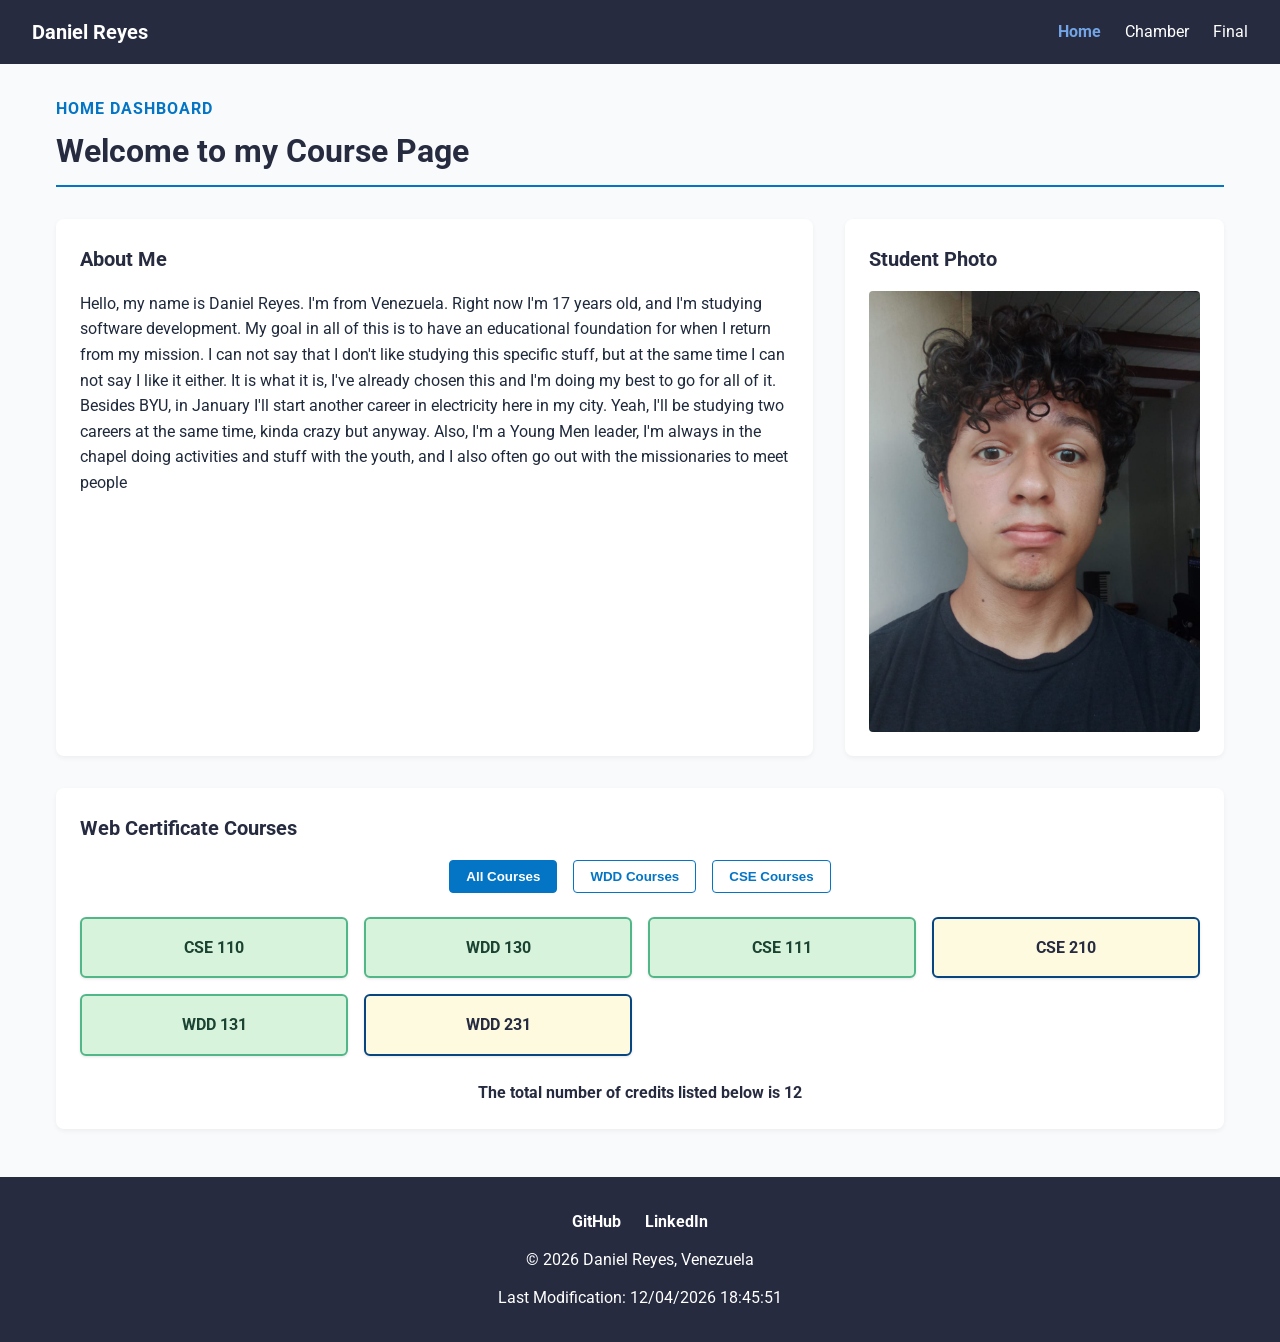
<file: index.html>
<!DOCTYPE html>
    <html lang="en">
    <head>
        <meta charset="UTF-8">
        <meta name="viewport" content="width=device-width, initial-scale=1.0">
        <title>WDD 231 - Course Home Page</title>
        <meta name="description" content="Course home page for WDD 231 Web Frontend Development I at BYU-Idaho.">
        <meta name="author" content="Daniel Reyes">
        <link rel="preconnect" href="https://fonts.googleapis.com">
        <link rel="preconnect" href="https://fonts.gstatic.com" crossorigin>
        <link href="https://fonts.googleapis.com/css2?family=Roboto:wght@300;400;700&display=swap" rel="stylesheet">
        <link rel="stylesheet" href="styles/base.css">
        <link rel="stylesheet" href="styles/main.css">
        <script src="scripts/main.js" defer></script>
    </head>
    <body>
        <header class="site-header">
            <div class="brand">
                <span class="site-title">Daniel Reyes</span>
                <button class="menu-toggle" id="menuToggle" aria-label="Toggle navigation menu">&#9776;</button>
            </div>
            <nav class="nav-bar" id="navBar">
                <ul class="nav-list">
                    <li><a href="#" class="active">Home</a></li>
                    <li><a href="chamber/index.html">Chamber</a></li>
                    <li><a href="#">Final</a></li>
                </ul>
            </nav>
        </header>

        <main class="main-content">
            <section class="hero-section">
                <h2>Home Dashboard</h2>
                <h1>Welcome to my Course Page</h1>
            </section>

            <section class="profile-section">
                <div class="about-card">
                    <h2>About Me</h2>
                    <p>Hello, my name is Daniel Reyes. I'm from Venezuela. Right now I'm 17 years old, and I'm studying software development. My goal in all of this is to have an educational foundation for when I return from my mission. I can not say that I don't like studying this specific stuff, but at the same time I can not say I like it either.
                        It is what it is, I've already chosen this and I'm doing my best to go for all of it.
                        Besides BYU, in January I'll start another career in electricity here in my city. Yeah, I'll be studying
                        two careers at the same time, kinda crazy but anyway. Also, I'm a Young Men leader, I'm always in the
                            chapel doing activities and stuff with the youth, and I also often go out with the missionaries to meet
                            people
                    </p>
                </div>
                <div class="photo-card">
                    <h2>Student Photo</h2>
                    <div class="photo-container">
                        <img src="images/studentPhoto.jpeg" alt="Portrait of Daniel Reyes student profile photo">
                    </div>
                </div>
            </section>

            <section class="courses-section">
                <h2>Web Certificate Courses</h2>
                <div class="filter-buttons">
                    <button class="filter-btn active" data-filter="all">All Courses</button>
                    <button class="filter-btn" data-filter="wdd">WDD Courses</button>
                    <button class="filter-btn" data-filter="cse">CSE Courses</button>
                </div>
                <div class="courses-grid" id="coursesGrid"></div>
                <p class="credits-info" id="creditsInfo"></p>
            </section>
        </main>

        <footer class="site-footer">
            <div class="social-links">
                <a href="https://github.com" target="_blank" rel="noopener">GitHub</a>
                <a href="https://linkedin.com" target="_blank" rel="noopener">LinkedIn</a>
            </div>
            <p>&copy; <span id="currentYear"></span> Daniel Reyes, Venezuela</p>
            <p id="lastModified"></p>
        </footer>
    </body>
    </html>
</file>
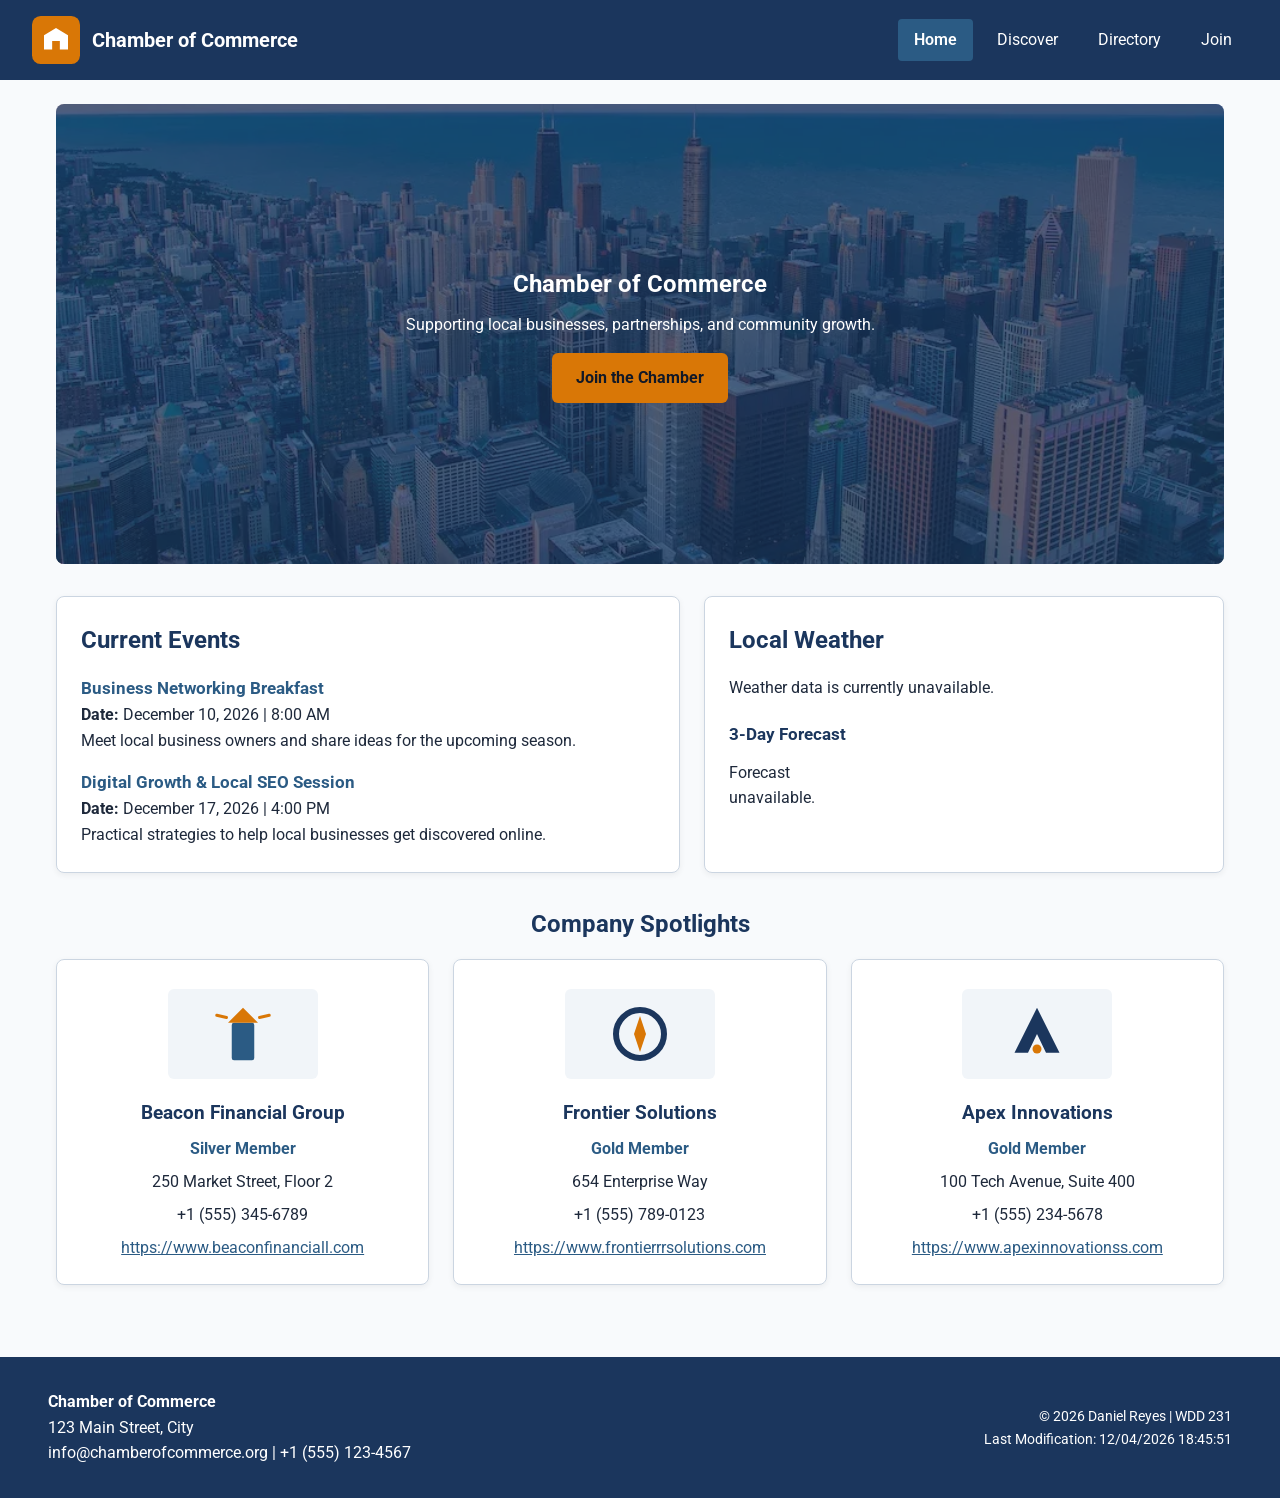
<file: chamber/index.html>
<!DOCTYPE html>
<html lang="en">
<head>
    <meta charset="UTF-8">
    <meta name="viewport" content="width=device-width, initial-scale=1.0">
    <title>Home - Chamber of Commerce</title>
    <meta name="description" content="Official home page of the Chamber of Commerce. Explore local events, community weather, business spotlights, and membership opportunities.">
    <meta name="author" content="Daniel Reyes">
    <meta property="og:title" content="Chamber of Commerce - Home">
    <meta property="og:description" content="Connect with local businesses, explore upcoming community events, check local weather, and become a Chamber member.">
    <meta property="og:image" content="https://DanielR1MC.github.io/wdd231/chamber/images/hero.webp">
    <meta property="og:url" content="https://DanielR1MC.github.io/wdd231/chamber/index.html">
    <meta property="og:type" content="website">
    <link rel="icon" href="images/logo.svg">
    <link rel="preconnect" href="https://fonts.googleapis.com">
    <link rel="preconnect" href="https://fonts.gstatic.com" crossorigin>
    <link href="https://fonts.googleapis.com/css2?family=Roboto:wght@400;700&display=swap" rel="stylesheet">
    <link rel="stylesheet" href="styles/base.css">
    <link rel="stylesheet" href="styles/home.css">
    <script src="scripts/chamber.js" defer></script>
    <script src="scripts/home.js" defer></script>
</head>
<body>
    <header class="site-header">
        <div class="brand-container">
            <img src="images/logo.svg" alt="Chamber of Commerce Logo" class="site-logo">
            <span class="site-title">Chamber of Commerce</span>
        </div>
        <button class="menu-toggle" id="menuToggle" aria-label="Toggle navigation menu">&#9776;</button>
        <nav class="nav-container">
            <ul class="nav-list" id="navList">
                <li><a href="index.html" class="active">Home</a></li>
                <li><a href="discover.html">Discover</a></li>
                <li><a href="directory.html">Directory</a></li>
                <li><a href="join.html">Join</a></li>
            </ul>
        </nav>
    </header>

    <main class="main-content">
        <section class="hero">
            <img src="images/hero.webp" alt="Chamber of Commerce city skyline" class="hero-img" width="976" height="600">
            <div class="hero-content">
                <h1>Chamber of Commerce</h1>
                <p>Supporting local businesses, partnerships, and community growth.</p>
                <a href="join.html" class="cta-btn">Join the Chamber</a>
            </div>
        </section>

        <div class="home-grid">
            <section class="card events-section">
                <h2>Current Events</h2>
                <ul class="events-list">
                    <li>
                        <h3>Business Networking Breakfast</h3>
                        <p><strong>Date:</strong> December 10, 2026 | 8:00 AM</p>
                        <p>Meet local business owners and share ideas for the upcoming season.</p>
                    </li>
                    <li>
                        <h3>Digital Growth &amp; Local SEO Session</h3>
                        <p><strong>Date:</strong> December 17, 2026 | 4:00 PM</p>
                        <p>Practical strategies to help local businesses get discovered online.</p>
                    </li>
                </ul>
            </section>

            <section class="card weather-section">
                <h2>Local Weather</h2>
                <div id="currentWeather" class="current-weather">
                    <p>Loading weather...</p>
                </div>
                <div class="forecast-box">
                    <h3>3-Day Forecast</h3>
                    <div id="forecastContainer" class="forecast-grid"></div>
                </div>
            </section>
        </div>

        <section class="spotlights-section">
            <h2>Company Spotlights</h2>
            <div id="spotlightsContainer" class="spotlights-grid"></div>
        </section>
    </main>

    <footer class="site-footer">
        <div class="footer-info">
            <p><strong>Chamber of Commerce</strong></p>
            <p>123 Main Street, City</p>
            <p>info@chamberofcommerce.org | +1 (555) 123-4567</p>
        </div>
        <div class="footer-meta">
            <p>&copy; <span id="currentYear"></span> Daniel Reyes | WDD 231</p>
            <p id="lastModified"></p>
        </div>
    </footer>
</body>
</html>
</file>
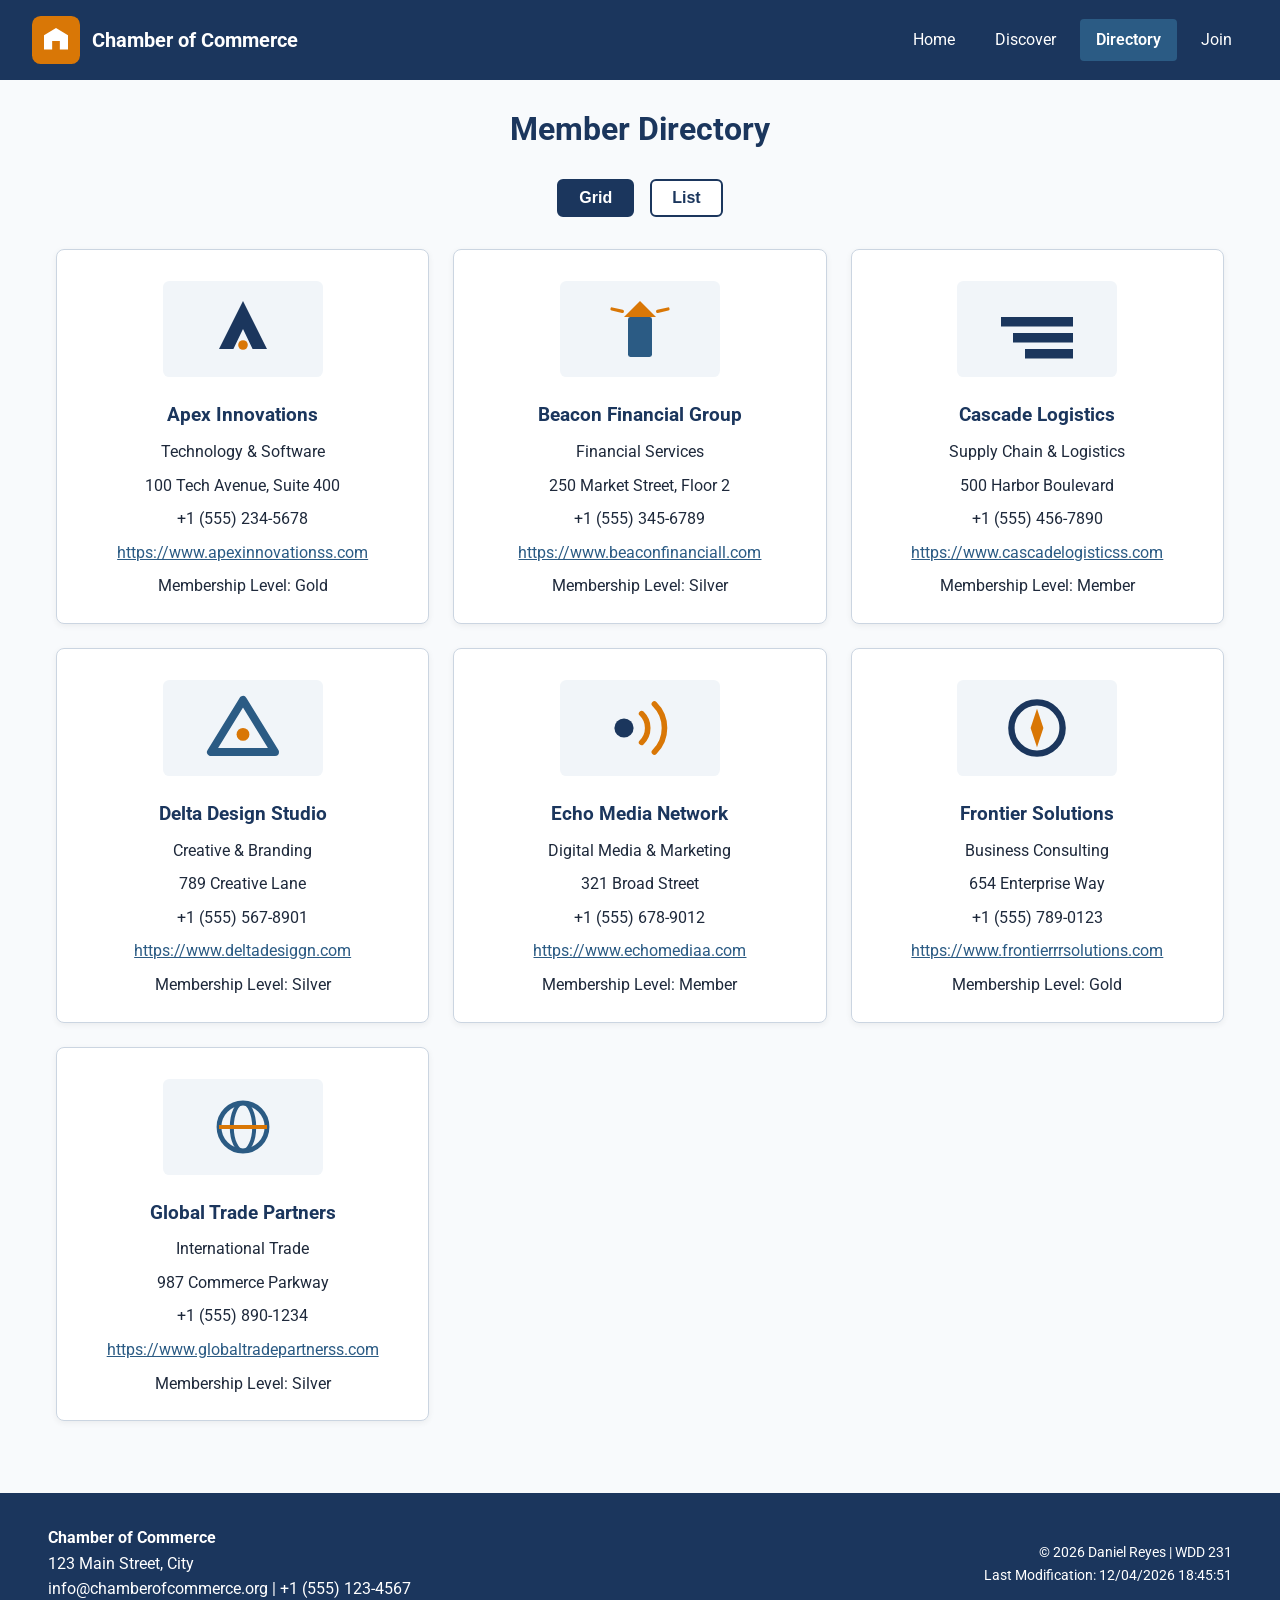
<file: chamber/directory.html>
<!DOCTYPE html>
<html lang="en">
<head>
    <meta charset="UTF-8">
    <meta name="viewport" content="width=device-width, initial-scale=1.0">
    <title>Member Directory - Chamber of Commerce</title>
    <meta name="description" content="Official directory of businesses and member partners of the Chamber of Commerce. Find local partners, membership levels, and contact details.">
    <meta name="author" content="Daniel Reyes">
    <meta property="og:title" content="Member Directory - Chamber of Commerce Partners">
    <meta property="og:description" content="Explore the official directory of local businesses and partners in our Chamber of Commerce. Connect with trusted services and community members today.">
    <meta property="og:image" content="https://DanielR1MC.github.io/wdd231/chamber/images/hero.webp">
    <meta property="og:url" content="https://DanielR1MC.github.io/wdd231/chamber/directory.html">
    <meta property="og:type" content="website">
    <link rel="icon" href="images/logo.svg">
    <link rel="preconnect" href="https://fonts.googleapis.com">
    <link rel="preconnect" href="https://fonts.gstatic.com" crossorigin>
    <link href="https://fonts.googleapis.com/css2?family=Roboto:wght@400;700&display=swap" rel="stylesheet">
    <link rel="stylesheet" href="styles/base.css">
    <link rel="stylesheet" href="styles/directory.css">
    <script src="scripts/chamber.js" defer></script>
    <script src="scripts/directory.js" defer></script>
</head>
<body>
    <header class="site-header">
        <div class="brand-container">
            <img src="images/logo.svg" alt="Chamber of Commerce Logo" class="site-logo">
            <span class="site-title">Chamber of Commerce</span>
        </div>
        <button class="menu-toggle" id="menuToggle" aria-label="Toggle navigation menu">&#9776;</button>
        <nav class="nav-container">
            <ul class="nav-list" id="navList">
                <li><a href="index.html">Home</a></li>
                <li><a href="discover.html">Discover</a></li>
                <li><a href="directory.html" class="active">Directory</a></li>
                <li><a href="join.html">Join</a></li>
            </ul>
        </nav>
    </header>

    <main class="main-content">
        <h1>Member Directory</h1>
        
        <div class="view-toggle">
            <button class="view-btn active" id="gridBtn" aria-label="Grid view">Grid</button>
            <button class="view-btn" id="listBtn" aria-label="List view">List</button>
        </div>

        <div class="members-grid grid" id="membersContainer"></div>
    </main>

    <footer class="site-footer">
        <div class="footer-info">
            <p><strong>Chamber of Commerce</strong></p>
            <p>123 Main Street, City</p>
            <p>info@chamberofcommerce.org | +1 (555) 123-4567</p>
        </div>
        <div class="footer-meta">
            <p>&copy; <span id="currentYear"></span> Daniel Reyes | WDD 231</p>
            <p id="lastModified"></p>
        </div>
    </footer>
</body>
</html>
</file>
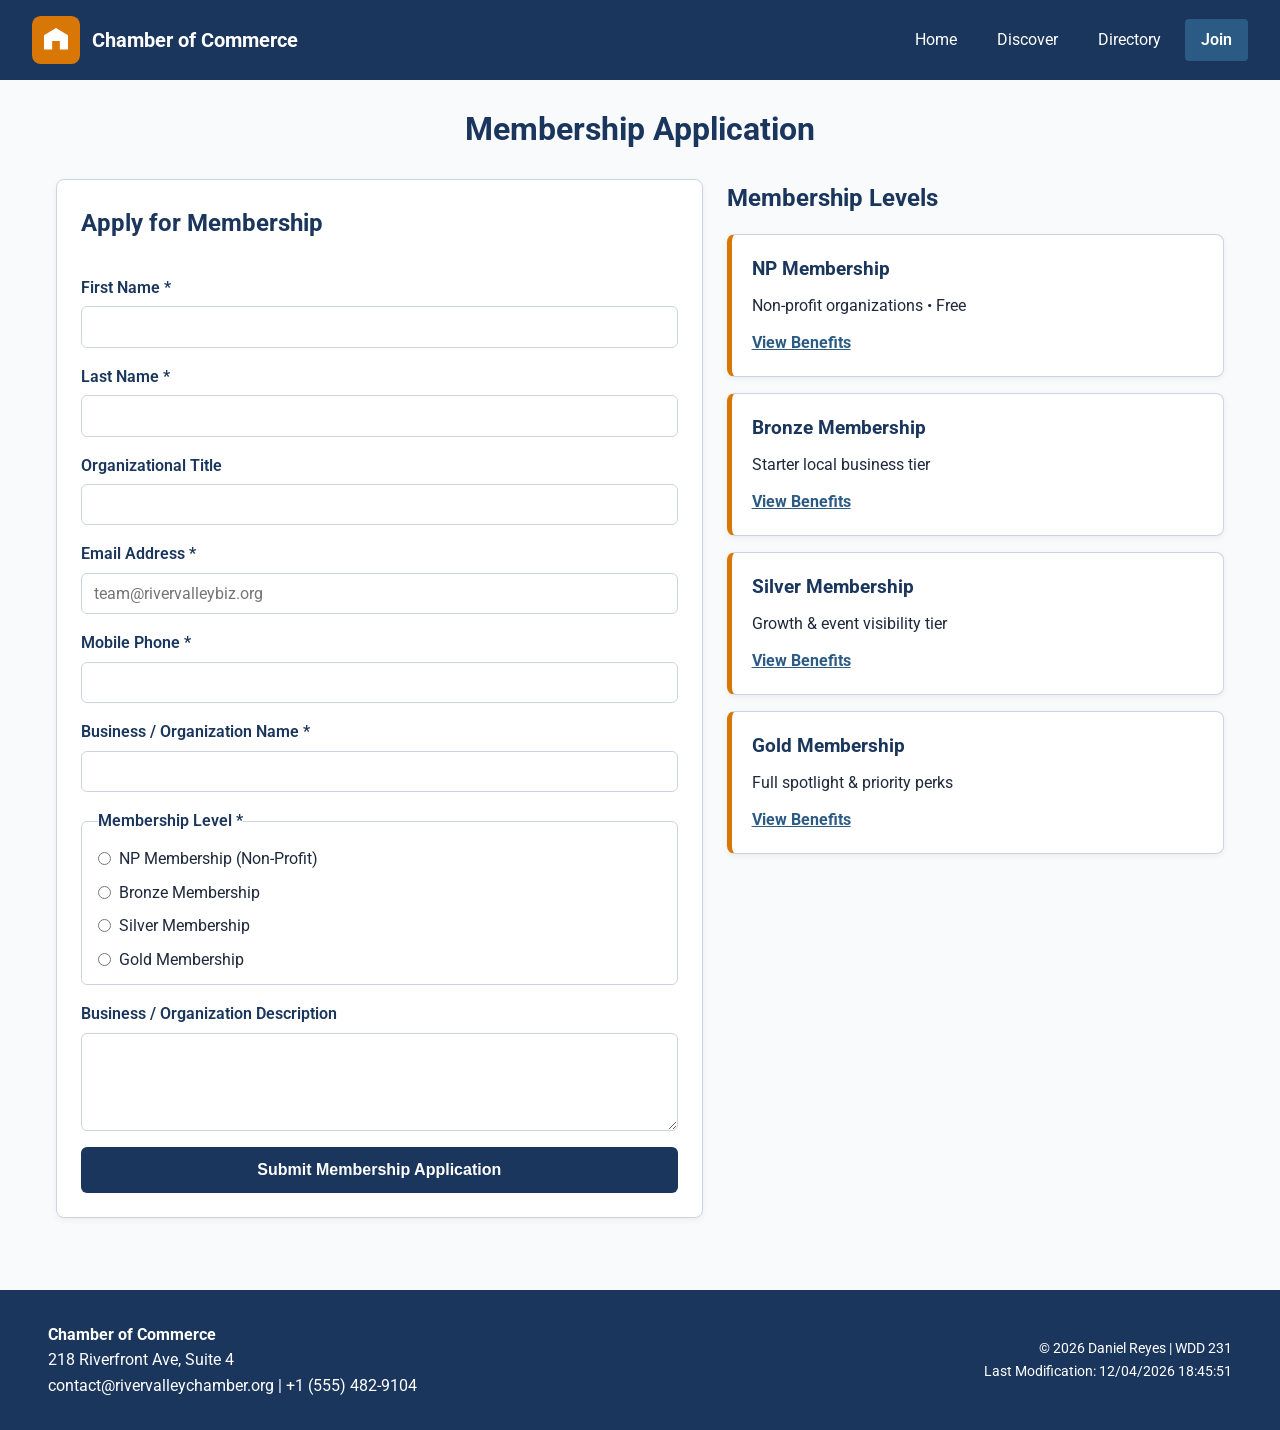
<file: chamber/join.html>
<!DOCTYPE html>
<html lang="en">
<head>
    <meta charset="UTF-8">
    <meta name="viewport" content="width=device-width, initial-scale=1.0">
    <title>Join - Chamber of Commerce</title>
    <meta name="description" content="Apply for membership in the Chamber of Commerce. Compare NP, Bronze, Silver, and Gold membership levels and submit your application.">
    <meta name="author" content="Daniel Reyes">
    <meta property="og:title" content="Join the Chamber of Commerce">
    <meta property="og:description" content="Submit your membership application and explore benefits for NP, Bronze, Silver, and Gold tiers.">
    <meta property="og:image" content="https://DanielR1MC.github.io/wdd231/chamber/images/hero.webp">
    <meta property="og:url" content="https://DanielR1MC.github.io/wdd231/chamber/join.html">
    <meta property="og:type" content="website">
    <link rel="icon" href="images/logo.svg">
    <link rel="preconnect" href="https://fonts.googleapis.com">
    <link rel="preconnect" href="https://fonts.gstatic.com" crossorigin>
    <link href="https://fonts.googleapis.com/css2?family=Roboto:wght@400;700&display=swap" rel="stylesheet">
    <link rel="stylesheet" href="styles/base.css">
    <link rel="stylesheet" href="styles/join.css">
    <script src="scripts/chamber.js" defer></script>
    <script src="scripts/join.js" defer></script>
</head>
<body>
    <header class="site-header">
        <div class="brand-container">
            <img src="images/logo.svg" alt="Chamber of Commerce Logo" class="site-logo">
            <span class="site-title">Chamber of Commerce</span>
        </div>
        <button class="menu-toggle" id="menuToggle" aria-label="Toggle navigation menu">&#9776;</button>
        <nav class="nav-container">
            <ul class="nav-list" id="navList">
                <li><a href="index.html">Home</a></li>
                <li><a href="discover.html">Discover</a></li>
                <li><a href="directory.html">Directory</a></li>
                <li><a href="join.html" class="active">Join</a></li>
            </ul>
        </nav>
    </header>

    <main class="main-content">
        <h1>Membership Application</h1>

        <div class="join-layout">
            <form method="get" action="thankyou.html" class="join-form card">
                <h2>Apply for Membership</h2>

                <label class="form-field">
                    <span>First Name *</span>
                    <input type="text" id="firstName" name="firstName" required autocomplete="given-name" title="Enter your first name">
                </label>

                <label class="form-field">
                    <span>Last Name *</span>
                    <input type="text" id="lastName" name="lastName" required autocomplete="family-name" title="Enter your last name">
                </label>

                <label class="form-field">
                    <span>Organizational Title</span>
                    <input
                        type="text"
                        id="orgTitle"
                        name="orgTitle"
                        autocomplete="organization-title"
                        pattern="[A-Za-zÁÉÍÓÚáéíóúÑñÜü\- ]{7,}"
                        title="At least 7 letters, spaces, or hyphens"
                    >
                </label>

                <label class="form-field">
                    <span>Email Address *</span>
                    <input
                        type="email"
                        id="email"
                        name="email"
                        required
                        autocomplete="email"
                        placeholder="team@rivervalleybiz.org"
                        title="Enter a valid email address"
                    >
                </label>

                <label class="form-field">
                    <span>Mobile Phone *</span>
                    <input type="tel" id="phone" name="phone" required autocomplete="tel" title="Enter your mobile phone number">
                </label>

                <label class="form-field">
                    <span>Business / Organization Name *</span>
                    <input type="text" id="organization" name="organization" required autocomplete="organization" title="Enter your business or organization name">
                </label>

                <fieldset class="form-field membership-fieldset">
                    <legend>Membership Level *</legend>
                    <label class="radio-option">
                        <input type="radio" name="membershipLevel" value="np" required>
                        <span>NP Membership (Non-Profit)</span>
                    </label>
                    <label class="radio-option">
                        <input type="radio" name="membershipLevel" value="bronze">
                        <span>Bronze Membership</span>
                    </label>
                    <label class="radio-option">
                        <input type="radio" name="membershipLevel" value="silver">
                        <span>Silver Membership</span>
                    </label>
                    <label class="radio-option">
                        <input type="radio" name="membershipLevel" value="gold">
                        <span>Gold Membership</span>
                    </label>
                </fieldset>

                <label class="form-field">
                    <span>Business / Organization Description</span>
                    <textarea id="description" name="description" rows="4" title="Describe your business or organization"></textarea>
                </label>

                <input type="hidden" id="timestamp" name="timestamp">

                <input type="submit" value="Submit Membership Application" class="submit-btn">
            </form>

            <aside class="membership-cards-section">
                <h2>Membership Levels</h2>
                <div class="membership-cards-grid">
                    <article class="membership-card level-enter">
                        <h3>NP Membership</h3>
                        <p>Non-profit organizations • Free</p>
                        <a href="#np-modal" class="level-link" data-modal="npModal">View Benefits</a>
                    </article>

                    <article class="membership-card level-enter">
                        <h3>Bronze Membership</h3>
                        <p>Starter local business tier</p>
                        <a href="#bronze-modal" class="level-link" data-modal="bronzeModal">View Benefits</a>
                    </article>

                    <article class="membership-card level-enter">
                        <h3>Silver Membership</h3>
                        <p>Growth &amp; event visibility tier</p>
                        <a href="#silver-modal" class="level-link" data-modal="silverModal">View Benefits</a>
                    </article>

                    <article class="membership-card level-enter">
                        <h3>Gold Membership</h3>
                        <p>Full spotlight &amp; priority perks</p>
                        <a href="#gold-modal" class="level-link" data-modal="goldModal">View Benefits</a>
                    </article>
                </div>
            </aside>
        </div>

        <dialog id="npModal" class="info-modal">
            <h3>NP Membership Benefits</h3>
            <p><strong>Cost:</strong> Free for registered non-profits</p>
            <ul>
                <li>Listing in the Chamber member directory</li>
                <li>Access to monthly community networking sessions</li>
                <li>Community announcements support</li>
            </ul>
            <button type="button" class="close-modal-btn" data-close="npModal">Close</button>
        </dialog>

        <dialog id="bronzeModal" class="info-modal">
            <h3>Bronze Membership Benefits</h3>
            <p><strong>Cost:</strong> $150 / year for small shops</p>
            <ul>
                <li>Full member directory profile</li>
                <li>Member pricing on workshops and mixers</li>
                <li>Access to business resource guides</li>
            </ul>
            <button type="button" class="close-modal-btn" data-close="bronzeModal">Close</button>
        </dialog>

        <dialog id="silverModal" class="info-modal">
            <h3>Silver Membership Benefits</h3>
            <p><strong>Cost:</strong> $350 / year for growing teams</p>
            <ul>
                <li>All Bronze benefits included</li>
                <li>Eligibility for home page company spotlights</li>
                <li>Discounted event sponsorship opportunities</li>
            </ul>
            <button type="button" class="close-modal-btn" data-close="silverModal">Close</button>
        </dialog>

        <dialog id="goldModal" class="info-modal">
            <h3>Gold Membership Benefits</h3>
            <p><strong>Cost:</strong> $700 / year for full promotion</p>
            <ul>
                <li>All Silver benefits included</li>
                <li>Priority home page spotlight rotation</li>
                <li>Featured promotion in Chamber events and newsletters</li>
            </ul>
            <button type="button" class="close-modal-btn" data-close="goldModal">Close</button>
        </dialog>
    </main>

    <footer class="site-footer">
        <div class="footer-info">
            <p><strong>Chamber of Commerce</strong></p>
            <p>218 Riverfront Ave, Suite 4</p>
            <p>contact@rivervalleychamber.org | +1 (555) 482-9104</p>
        </div>
        <div class="footer-meta">
            <p>&copy; <span id="currentYear"></span> Daniel Reyes | WDD 231</p>
            <p id="lastModified"></p>
        </div>
    </footer>
</body>
</html>
</file>
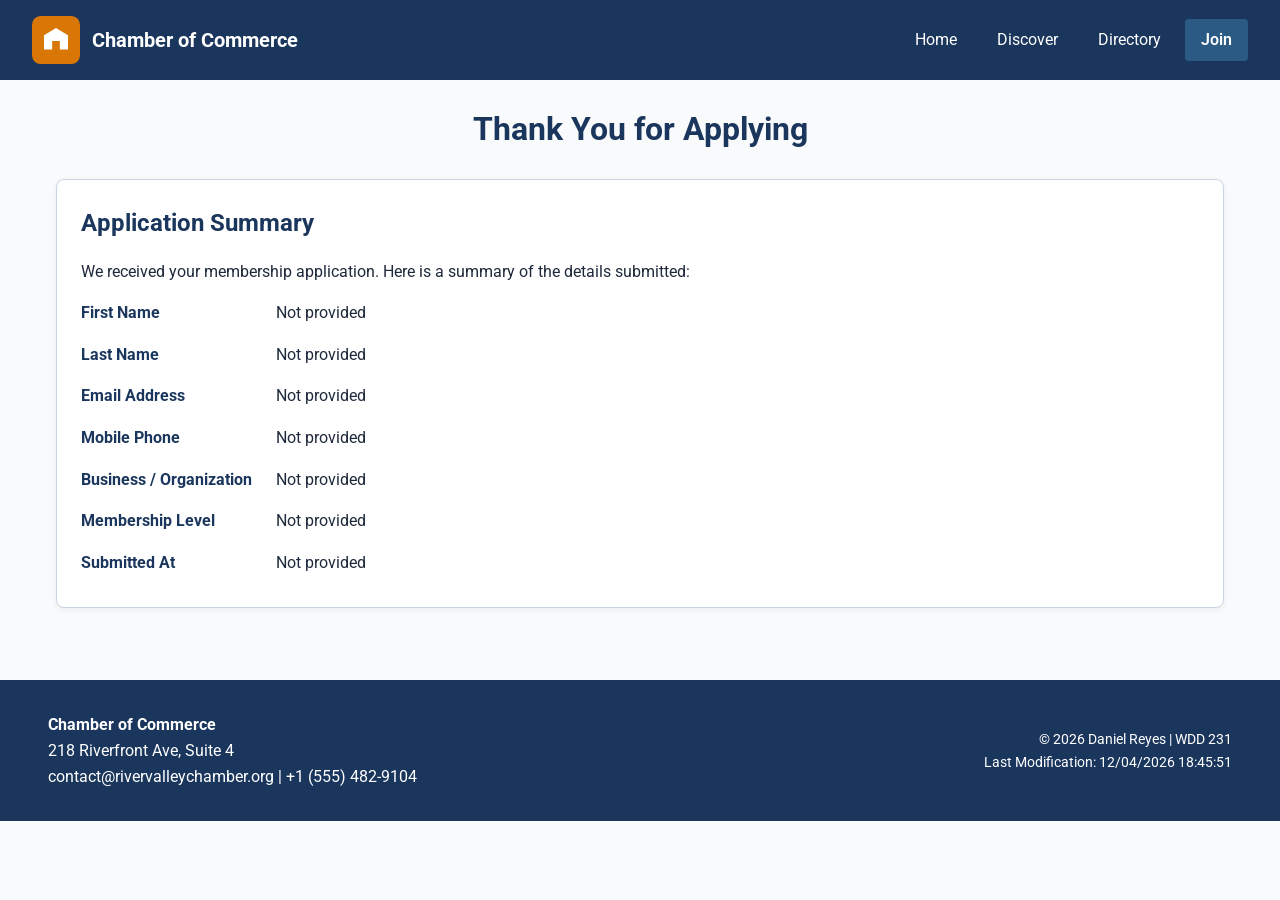
<file: chamber/thankyou.html>
<!DOCTYPE html>
<html lang="en">
<head>
    <meta charset="UTF-8">
    <meta name="viewport" content="width=device-width, initial-scale=1.0">
    <title>Application Received - Chamber of Commerce</title>
    <meta name="description" content="Confirmation page for your Chamber of Commerce membership application.">
    <meta name="author" content="Daniel Reyes">
    <link rel="icon" href="images/logo.svg">
    <link rel="preconnect" href="https://fonts.googleapis.com">
    <link rel="preconnect" href="https://fonts.gstatic.com" crossorigin>
    <link href="https://fonts.googleapis.com/css2?family=Roboto:wght@400;700&display=swap" rel="stylesheet">
    <link rel="stylesheet" href="styles/base.css">
    <link rel="stylesheet" href="styles/join.css">
    <script src="scripts/chamber.js" defer></script>
    <script src="scripts/thankyou.js" defer></script>
</head>
<body>
    <header class="site-header">
        <div class="brand-container">
            <img src="images/logo.svg" alt="Chamber of Commerce Logo" class="site-logo">
            <span class="site-title">Chamber of Commerce</span>
        </div>
        <button class="menu-toggle" id="menuToggle" aria-label="Toggle navigation menu">&#9776;</button>
        <nav class="nav-container">
            <ul class="nav-list" id="navList">
                <li><a href="index.html">Home</a></li>
                <li><a href="discover.html">Discover</a></li>
                <li><a href="directory.html">Directory</a></li>
                <li><a href="join.html" class="active">Join</a></li>
            </ul>
        </nav>
    </header>

    <main class="main-content">
        <h1>Thank You for Applying</h1>
        <section class="card thankyou-card">
            <h2>Application Summary</h2>
            <p class="thankyou-msg">We received your membership application. Here is a summary of the details submitted:</p>
            <dl id="applicationSummary" class="summary-list"></dl>
        </section>
    </main>

    <footer class="site-footer">
        <div class="footer-info">
            <p><strong>Chamber of Commerce</strong></p>
            <p>218 Riverfront Ave, Suite 4</p>
            <p>contact@rivervalleychamber.org | +1 (555) 482-9104</p>
        </div>
        <div class="footer-meta">
            <p>&copy; <span id="currentYear"></span> Daniel Reyes | WDD 231</p>
            <p id="lastModified"></p>
        </div>
    </footer>
</body>
</html>
</file>
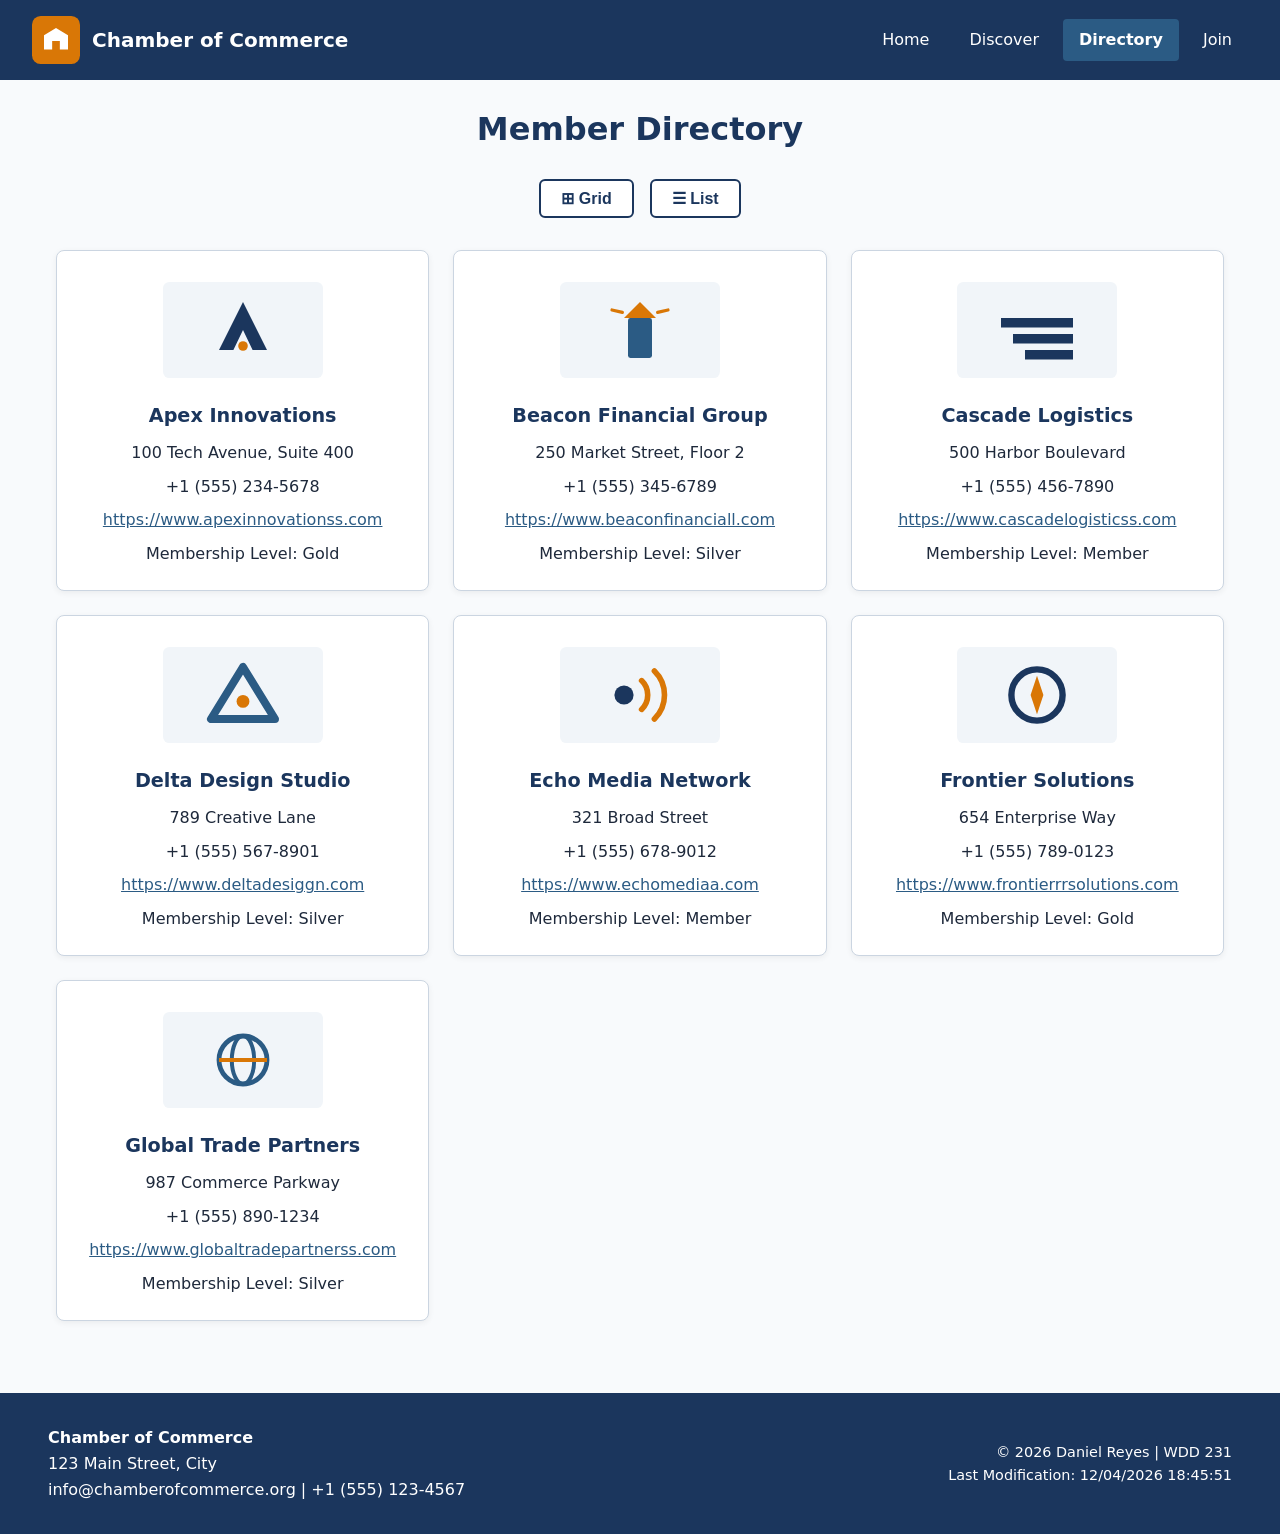
<file: week02/directory.html>
<!DOCTYPE html>
<html lang="en">
<head>
    <meta charset="UTF-8">
    <meta name="viewport" content="width=device-width, initial-scale=1.0">
    <title>Member Directory - Chamber of Commerce</title>
    <meta name="description" content="Official directory of businesses and member partners of the Chamber of Commerce. Find local partners, membership levels, and contact details.">
    <meta name="author" content="Daniel Reyes">
    <link rel="icon" href="images/logo.svg" type="image/svg+xml">
    <link rel="stylesheet" href="styles/chamber.css">
    <script src="scripts/chamber.js" defer></script>
</head>
<body>
    <header>
        <div class="header-box">
            <img src="images/logo.svg" alt="Chamber of Commerce Logo" class="logo">
            <span class="site-title">Chamber of Commerce</span>
        </div>
        <button id="menu-button" aria-label="Open navigation menu">&#9776;</button>
        <nav>
            <ul class="navigation">
                <li><a href="index.html">Home</a></li>
                <li><a href="discover.html">Discover</a></li>
                <li><a href="directory.html" class="active">Directory</a></li>
                <li><a href="join.html">Join</a></li>
            </ul>
        </nav>
    </header>

    <main>
        <h1>Member Directory</h1>
        
        <div class="view-toggle">
            <button id="grid" title="Grid view">⊞ Grid</button>
            <button id="list" title="List view">☰ List</button>
        </div>

        <div id="members-container" class="grid"></div>
    </main>

    <footer>
        <div class="footer-content">
            <p><strong>Chamber of Commerce</strong></p>
            <p>123 Main Street, City</p>
            <p>info@chamberofcommerce.org | +1 (555) 123-4567</p>
        </div>
        <div class="footer-bottom">
            <p>&copy; <span id="currentyear"></span> Daniel Reyes | WDD 231</p>
            <p id="lastModified"></p>
        </div>
    </footer>
</body>
</html>
</file>
<file: styles/base.css>
* {
    box-sizing: border-box;
    margin: 0;
    padding: 0;
}

body {
    font-family: 'Roboto', sans-serif;
    background-color: #f8fafc;
    color: #1e293b;
    line-height: 1.6;
}
</file>
<file: styles/main.css>
:root {
    --primary-color: #262B40;
    --secondary-color: #0474C4;
    --accent-color: #73A5E6;
    --bg-color: #f8f9fa;
    --card-bg: #ffffff;
    --text-color: #212529;
    --completed-bg: #d8f3dc;
    --completed-border: #52b788;
    --pending-bg: #fefae0;
    --pending-border: #06457F;
}

.site-header {
    background-color: var(--primary-color);
    color: #ffffff;
    display: flex;
    justify-content: space-between;
    align-items: center;
    padding: 1rem 2rem;
    position: relative;
}

.brand {
    display: flex;
    justify-content: space-between;
    align-items: center;
    width: 100%;
}

.site-title {
    font-size: 1.25rem;
    font-weight: 700;
}

.menu-toggle {
    background: none;
    border: none;
    color: #ffffff;
    font-size: 1.5rem;
    cursor: pointer;
    display: none;
}

.nav-list {
    list-style: none;
    display: flex;
    gap: 1.5rem;
}

.nav-list a {
    color: #ffffff;
    text-decoration: none;
    font-weight: 400;
    transition: color 0.2s ease;
}

.nav-list a:hover,
.nav-list a.active {
    color: var(--accent-color);
    font-weight: 700;
}

.main-content {
    max-width: 1200px;
    margin: 2rem auto;
    padding: 0 1rem;
    display: flex;
    flex-direction: column;
    gap: 2rem;
}

.hero-section h1 {
    font-size: 2rem;
    color: var(--primary-color);
    border-bottom: 2px solid var(--secondary-color);
    padding-bottom: 0.5rem;
}

.hero-section h2 {
    font-size: 1rem;
    color: var(--secondary-color);
    text-transform: uppercase;
    letter-spacing: 1px;
    margin-bottom: 0.25rem;
}

.profile-section {
    display: grid;
    grid-template-columns: 2fr 1fr;
    gap: 2rem;
}

.about-card, .photo-card, .courses-section {
    background-color: var(--card-bg);
    padding: 1.5rem;
    border-radius: 8px;
    box-shadow: 0 2px 5px rgba(0,0,0,0.05);
}

.about-card h2, .photo-card h2, .courses-section h2 {
    margin-bottom: 1rem;
    color: var(--primary-color);
    font-size: 1.25rem;
}

.photo-container {
    width: 100%;
    background-color: #e9ecef;
    border-radius: 4px;
    overflow: hidden;
    display: flex;
    justify-content: center;
    align-items: center;
}

.photo-container img {
    width: 100%;
    height: auto;
    display: block;
}

.filter-buttons {
    display: flex;
    gap: 1rem;
    margin-bottom: 1.5rem;
    justify-content: center;
}

.filter-btn {
    padding: 0.5rem 1rem;
    border: 1px solid var(--secondary-color);
    background-color: #ffffff;
    color: var(--secondary-color);
    cursor: pointer;
    border-radius: 4px;
    font-weight: 700;
    transition: all 0.2s ease;
}

.filter-btn:hover,
.filter-btn.active {
    background-color: var(--secondary-color);
    color: #ffffff;
}

.courses-grid {
    display: grid;
    grid-template-columns: repeat(auto-fit, minmax(220px, 1fr));
    gap: 1rem;
}

.course-card {
    padding: 1rem;
    border-radius: 6px;
    text-align: center;
    font-weight: 700;
    box-shadow: 0 1px 3px rgba(0,0,0,0.1);
}

.course-card.completed {
    background-color: var(--completed-bg);
    border: 2px solid var(--completed-border);
    color: #1b4332;
}

.course-card.pending {
    background-color: var(--pending-bg);
    border: 2px solid var(--pending-border);
    color: var(--primary-color);
}

.credits-info {
    margin-top: 1.5rem;
    text-align: center;
    font-weight: 700;
    color: var(--primary-color);
}

.site-footer {
    background-color: var(--primary-color);
    color: #ffffff;
    text-align: center;
    padding: 2rem 1rem;
    margin-top: 3rem;
    display: flex;
    flex-direction: column;
    gap: 0.75rem;
}

.social-links {
    display: flex;
    justify-content: center;
    gap: 1.5rem;
}

.social-links a {
    color: #ffffff;
    text-decoration: none;
    font-weight: 700;
}

.social-links a:hover {
    color: var(--accent-color);
}

@media (max-width: 768px) {
    .menu-toggle {
        display: block;
    }

    .nav-bar {
        display: none;
        width: 100%;
        position: absolute;
        top: 100%;
        left: 0;
        background-color: var(--primary-color);
        padding: 1rem 0;
        box-shadow: 0 4px 6px rgba(0,0,0,0.1);
    }

    .nav-bar.show {
        display: block;
    }

    .nav-list {
        flex-direction: column;
        align-items: center;
        gap: 1rem;
    }

    .profile-section {
        grid-template-columns: 1fr;
    }
}
</file>
<file: chamber/styles/base.css>
:root {
    --primary-color: #1b365d;
    --secondary-color: #2b5b84;
    --accent-color: #d97706;
    --card-bg: #ffffff;
    --light-text: #ffffff;
    --border-color: #cbd5e1;
}

* {
    box-sizing: border-box;
    margin: 0;
    padding: 0;
}

body {
    font-family: "Roboto", system-ui, -apple-system, BlinkMacSystemFont, "Segoe UI", sans-serif;
    background-color: #f8fafc;
    color: #1e293b;
    line-height: 1.6;
}

.site-header {
    background-color: var(--primary-color);
    color: var(--light-text);
    padding: 1rem;
    display: flex;
    flex-wrap: wrap;
    align-items: center;
    justify-content: space-between;
}

.brand-container {
    display: flex;
    align-items: center;
    gap: 0.75rem;
}

.site-logo {
    width: 48px;
    height: 48px;
    object-fit: contain;
}

.site-title {
    font-size: 1.25rem;
    font-weight: 700;
}

.menu-toggle {
    background: none;
    border: none;
    color: var(--light-text);
    font-size: 1.75rem;
    cursor: pointer;
}

.nav-container {
    width: 100%;
}

.nav-list {
    list-style: none;
    display: none;
    flex-direction: column;
    margin-top: 1rem;
}

.nav-list.show {
    display: flex;
}

.nav-list li a {
    display: block;
    padding: 0.75rem;
    color: var(--light-text);
    text-decoration: none;
    border-top: 1px solid #ffffff26;
}

.nav-list li a:hover,
.nav-list li a.active {
    background-color: var(--secondary-color);
    font-weight: 600;
}

@keyframes pageFadeSlide {
    from {
        opacity: 0;
        transform: translateY(12px);
    }
    to {
        opacity: 1;
        transform: translateY(0);
    }
}

.main-content {
    max-width: 1200px;
    margin: 0 auto;
    padding: 1.5rem 1rem;
    animation: pageFadeSlide 0.55s ease-out both;
}

h1 {
    text-align: center;
    color: var(--primary-color);
    margin-bottom: 1.5rem;
}

.card {
    background-color: var(--card-bg);
    border: 1px solid var(--border-color);
    border-radius: 8px;
    padding: 1.5rem;
    box-shadow: 0 2px 6px #0000000f;
}

.card h2 {
    color: var(--primary-color);
    margin-bottom: 1rem;
}

.site-footer {
    background-color: var(--primary-color);
    color: var(--light-text);
    padding: 2rem 1rem;
    text-align: center;
    margin-top: 3rem;
}

.footer-info {
    margin-bottom: 1rem;
}

.footer-meta {
    border-top: 1px solid #ffffff33;
    padding-top: 1rem;
    font-size: 0.9rem;
}

@media (min-width: 768px) {
    .site-header {
        flex-wrap: nowrap;
        padding: 1rem 2rem;
    }

    .menu-toggle {
        display: none;
    }

    .nav-container {
        width: auto;
    }

    .nav-list {
        display: flex;
        flex-direction: row;
        margin-top: 0;
        gap: 0.5rem;
    }

    .nav-list li a {
        border-top: none;
        padding: 0.5rem 1rem;
        border-radius: 4px;
    }

    .site-footer {
        display: flex;
        justify-content: space-between;
        align-items: center;
        text-align: left;
        padding: 2rem 3rem;
    }

    .footer-info {
        margin-bottom: 0;
    }

    .footer-meta {
        border-top: none;
        padding-top: 0;
        text-align: right;
    }
}
</file>
<file: chamber/styles/home.css>
.hero {
    position: relative;
    border-radius: 8px;
    overflow: hidden;
    margin-bottom: 2rem;
}

.hero-img {
    width: 100%;
    height: 360px;
    object-fit: cover;
    display: block;
}

.hero-content {
    position: relative;
    background-color: var(--primary-color);
    color: var(--light-text);
    padding: 1.5rem;
    text-align: center;
}

.hero-content h1 {
    color: var(--light-text);
    margin-bottom: 0.5rem;
}

.cta-btn {
    display: inline-block;
    margin-top: 1rem;
    padding: 0.75rem 1.5rem;
    background-color: var(--accent-color);
    color: #111827;
    text-decoration: none;
    font-weight: 700;
    border-radius: 6px;
}

.cta-btn:hover {
    opacity: 0.92;
}

.home-grid {
    display: grid;
    grid-template-columns: 1fr;
    gap: 1.5rem;
    margin-bottom: 2rem;
}

.events-list {
    list-style: none;
    display: flex;
    flex-direction: column;
    gap: 1rem;
}

.events-list h3 {
    color: var(--secondary-color);
    font-size: 1.05rem;
}

.current-weather {
    display: flex;
    align-items: center;
    gap: 1rem;
    margin-bottom: 1.25rem;
}

.temp-value {
    font-size: 1.5rem;
    color: var(--primary-color);
}

.weather-desc,
.forecast-desc {
    text-transform: capitalize;
}

.forecast-box h3 {
    color: var(--primary-color);
    font-size: 1.05rem;
    margin-bottom: 0.75rem;
}

.forecast-grid {
    display: grid;
    grid-template-columns: repeat(3, 1fr);
    gap: 0.75rem;
}

.forecast-day {
    background-color: #f1f5f9;
    border-radius: 6px;
    padding: 0.75rem;
    text-align: center;
}

.spotlights-section h2 {
    color: var(--primary-color);
    margin-bottom: 1rem;
    text-align: center;
}

.spotlights-grid {
    display: grid;
    grid-template-columns: repeat(auto-fit, minmax(260px, 1fr));
    gap: 1.5rem;
}

.spotlight-card {
    background-color: var(--card-bg);
    border: 1px solid var(--border-color);
    border-radius: 8px;
    padding: 1.5rem;
    text-align: center;
    box-shadow: 0 2px 6px #0000000f;
    display: flex;
    flex-direction: column;
    align-items: center;
    gap: 0.45rem;
}

.spotlight-card img {
    width: 150px;
    height: 100px;
    object-fit: contain;
    margin-bottom: 0.5rem;
}

.spotlight-card h3 {
    color: var(--primary-color);
}

.spotlight-level {
    font-weight: 700;
    color: var(--secondary-color);
}

.spotlight-card a {
    color: var(--secondary-color);
    word-break: break-all;
}

@media (min-width: 768px) {
    .hero-img {
        height: 460px;
    }

    .hero-content {
        position: absolute;
        inset: 0;
        background: #1b365db8;
        display: flex;
        flex-direction: column;
        justify-content: center;
        align-items: center;
    }

    .home-grid {
        grid-template-columns: 1.2fr 1fr;
    }
}
</file>
<file: chamber/styles/directory.css>
.view-toggle {
    display: flex;
    justify-content: center;
    gap: 1rem;
    margin-bottom: 2rem;
}

.view-btn {
    padding: 0.5rem 1.25rem;
    font-size: 1rem;
    background-color: var(--card-bg);
    color: var(--primary-color);
    border: 2px solid var(--primary-color);
    border-radius: 6px;
    cursor: pointer;
    font-weight: 600;
    transition: background-color 0.2s, color 0.2s;
}

.view-btn:hover,
.view-btn.active {
    background-color: var(--primary-color);
    color: var(--light-text);
}

.error-msg {
    text-align: center;
    color: #b91c1c;
    background-color: #fef2f2;
    border: 1px solid #fecaca;
    border-radius: 6px;
    padding: 1rem;
    grid-column: 1 / -1;
}

.members-grid.grid {
    display: grid;
    grid-template-columns: repeat(auto-fit, minmax(280px, 1fr));
    gap: 1.5rem;
}

.members-grid.grid .member-card {
    background-color: var(--card-bg);
    border: 1px solid var(--border-color);
    border-radius: 8px;
    padding: 1.5rem;
    text-align: center;
    box-shadow: 0 2px 6px #0000000f;
    display: flex;
    flex-direction: column;
    align-items: center;
    gap: 0.5rem;
}

.members-grid.grid .member-card img {
    width: 160px;
    height: 110px;
    object-fit: contain;
    margin-bottom: 0.5rem;
}

.members-grid.grid .member-card h3 {
    color: var(--primary-color);
    font-size: 1.2rem;
}

.members-grid.grid .member-card a {
    color: var(--secondary-color);
    word-break: break-all;
}

.members-grid.list {
    display: flex;
    flex-direction: column;
    gap: 0.5rem;
}

.members-grid.list .member-card {
    display: grid;
    grid-template-columns: 1fr;
    gap: 0.35rem;
    padding: 1rem;
    background-color: var(--card-bg);
    border: 1px solid var(--border-color);
    border-radius: 4px;
}

.members-grid.list .member-card:nth-child(even) {
    background-color: #f1f5f9;
}

.members-grid.list .member-card img {
    display: none;
}

.members-grid.list .member-card h3 {
    color: var(--primary-color);
    font-size: 1.05rem;
}

.members-grid.list .member-card a {
    color: var(--secondary-color);
    word-break: break-all;
}

@media (min-width: 768px) {
    .members-grid.list .member-card {
        grid-template-columns: 1.8fr 1.5fr 2fr 1.4fr 2fr 1.2fr;
        align-items: center;
        gap: 1rem;
    }
}
</file>
<file: chamber/styles/join.css>
.join-layout {
    display: grid;
    grid-template-columns: 1fr;
    gap: 1.5rem;
}

.join-form {
    display: flex;
    flex-direction: column;
    gap: 1rem;
}

.form-field {
    display: flex;
    flex-direction: column;
    gap: 0.35rem;
    font-weight: 600;
    color: var(--primary-color);
}

.form-field input[type="text"],
.form-field input[type="email"],
.form-field input[type="tel"],
.form-field textarea {
    padding: 0.65rem 0.75rem;
    border: 1px solid var(--border-color);
    border-radius: 6px;
    font-family: inherit;
    font-size: 1rem;
    color: #1e293b;
    background-color: var(--card-bg);
}

.membership-fieldset {
    border: 1px solid var(--border-color);
    border-radius: 6px;
    padding: 0.75rem 1rem;
    display: flex;
    flex-direction: column;
    gap: 0.5rem;
}

.radio-option {
    display: flex;
    align-items: center;
    gap: 0.5rem;
    font-weight: 400;
    color: #1e293b;
}

.submit-btn {
    padding: 0.85rem 1.25rem;
    background-color: var(--primary-color);
    color: var(--light-text);
    border: none;
    border-radius: 6px;
    font-size: 1rem;
    font-weight: 700;
    cursor: pointer;
}

.submit-btn:hover {
    background-color: var(--secondary-color);
}

.membership-cards-section h2 {
    color: var(--primary-color);
    margin-bottom: 1rem;
}

.membership-cards-grid {
    display: grid;
    grid-template-columns: 1fr;
    gap: 1rem;
}

@keyframes cardFadeSlide {
    from {
        opacity: 0;
        transform: translateY(14px);
    }
    to {
        opacity: 1;
        transform: translateY(0);
    }
}

.level-enter {
    animation: cardFadeSlide 0.6s ease-out both;
}

.membership-card {
    background-color: var(--card-bg);
    border: 1px solid var(--border-color);
    border-left: 5px solid var(--accent-color);
    border-radius: 8px;
    padding: 1.25rem;
    box-shadow: 0 2px 6px #0000000f;
    display: flex;
    flex-direction: column;
    gap: 0.5rem;
}

.membership-card h3 {
    color: var(--primary-color);
}

.level-link {
    display: inline-block;
    margin-top: 0.25rem;
    color: var(--secondary-color);
    font-weight: 700;
    text-decoration: underline;
    width: fit-content;
}

@keyframes modalPopIn {
    from {
        opacity: 0;
        transform: translateY(10px) scale(0.97);
    }
    to {
        opacity: 1;
        transform: translateY(0) scale(1);
    }
}

@keyframes backdropFadeIn {
    from {
        opacity: 0;
    }
    to {
        opacity: 1;
    }
}

.info-modal {
    margin: auto;
    max-width: 440px;
    width: calc(100% - 2rem);
    border: 1px solid var(--border-color);
    border-radius: 8px;
    padding: 1.5rem;
    background-color: var(--card-bg);
    color: #1e293b;
    box-shadow: 0 10px 25px #00000033;
}

.info-modal[open] {
    animation: modalPopIn 0.25s ease-out both;
}

.info-modal::backdrop {
    background-color: #0f172a99;
}

.info-modal[open]::backdrop {
    animation: backdropFadeIn 0.25s ease-out both;
}

.info-modal h3 {
    color: var(--primary-color);
    margin-bottom: 0.5rem;
}

.info-modal ul {
    margin: 0.75rem 0 1.25rem 1.25rem;
    display: flex;
    flex-direction: column;
    gap: 0.35rem;
}

.close-modal-btn {
    padding: 0.55rem 1.1rem;
    background-color: var(--primary-color);
    color: var(--light-text);
    border: none;
    border-radius: 6px;
    font-weight: 600;
    cursor: pointer;
}

.thankyou-msg {
    margin-bottom: 1rem;
}

.summary-list {
    display: grid;
    grid-template-columns: 1fr;
    gap: 0.5rem;
}

.summary-list dt {
    font-weight: 700;
    color: var(--primary-color);
}

.summary-list dd {
    margin-bottom: 0.5rem;
    word-break: break-word;
}

@media (min-width: 768px) {
    .join-layout {
        grid-template-columns: 1.3fr 1fr;
        align-items: start;
    }

    .summary-list {
        grid-template-columns: max-content 1fr;
        column-gap: 1.5rem;
    }
}
</file>
<file: week02/styles/chamber.css>
:root {
    --primary-color: #1b365d;
    --secondary-color: #2b5b84;
    --accent-color: #d97706;
    --background-color: #f8fafc;
    --card-bg: #ffffff;
    --text-color: #1e293b;
    --light-text: #ffffff;
    --border-color: #cbd5e1;
}

* {
    box-sizing: border-box;
    margin: 0;
    padding: 0;
}

body {
    font-family: system-ui, -apple-system, BlinkMacSystemFont, "Segoe UI", Roboto, sans-serif;
    background-color: var(--background-color);
    color: var(--text-color);
    line-height: 1.6;
}

header {
    background-color: var(--primary-color);
    color: var(--light-text);
    padding: 1rem;
    display: flex;
    flex-wrap: wrap;
    align-items: center;
    justify-content: space-between;
}

.header-box {
    display: flex;
    align-items: center;
    gap: 0.75rem;
}

.logo {
    width: 48px;
    height: 48px;
    object-fit: contain;
}

.site-title {
    font-size: 1.25rem;
    font-weight: 700;
}

#menu-button {
    background: none;
    border: none;
    color: var(--light-text);
    font-size: 1.75rem;
    cursor: pointer;
}

nav {
    width: 100%;
}

.navigation {
    list-style: none;
    display: none;
    flex-direction: column;
    margin-top: 1rem;
}

.navigation.open {
    display: flex;
}

.navigation li a {
    display: block;
    padding: 0.75rem;
    color: var(--light-text);
    text-decoration: none;
    border-top: 1px solid rgba(255, 255, 255, 0.15);
}

.navigation li a:hover,
.navigation li a.active {
    background-color: var(--secondary-color);
    font-weight: 600;
}

main {
    max-width: 1200px;
    margin: 0 auto;
    padding: 1.5rem 1rem;
}

h1 {
    text-align: center;
    color: var(--primary-color);
    margin-bottom: 1.5rem;
}

.view-toggle {
    display: flex;
    justify-content: center;
    gap: 1rem;
    margin-bottom: 2rem;
}

.view-toggle button {
    padding: 0.5rem 1.25rem;
    font-size: 1rem;
    background-color: var(--card-bg);
    color: var(--primary-color);
    border: 2px solid var(--primary-color);
    border-radius: 6px;
    cursor: pointer;
    font-weight: 600;
    transition: background-color 0.2s, color 0.2s;
}

.view-toggle button:hover {
    background-color: var(--primary-color);
    color: var(--light-text);
}

#members-container.grid {
    display: grid;
    grid-template-columns: repeat(auto-fit, minmax(280px, 1fr));
    gap: 1.5rem;
}

#members-container.grid .member-card {
    background-color: var(--card-bg);
    border: 1px solid var(--border-color);
    border-radius: 8px;
    padding: 1.5rem;
    text-align: center;
    box-shadow: 0 2px 6px rgba(0, 0, 0, 0.06);
    display: flex;
    flex-direction: column;
    align-items: center;
    gap: 0.5rem;
}

#members-container.grid .member-card img {
    width: 160px;
    height: 110px;
    object-fit: contain;
    margin-bottom: 0.5rem;
}

#members-container.grid .member-card h3 {
    color: var(--primary-color);
    font-size: 1.2rem;
}

#members-container.grid .member-card a {
    color: var(--secondary-color);
    word-break: break-all;
}

#members-container.list {
    display: flex;
    flex-direction: column;
    gap: 0.5rem;
}

#members-container.list .member-card {
    display: grid;
    grid-template-columns: 1fr;
    gap: 0.35rem;
    padding: 1rem;
    background-color: var(--card-bg);
    border: 1px solid var(--border-color);
    border-radius: 4px;
}

#members-container.list .member-card:nth-child(even) {
    background-color: #f1f5f9;
}

#members-container.list .member-card img {
    display: none;
}

#members-container.list .member-card h3 {
    color: var(--primary-color);
    font-size: 1.05rem;
}

#members-container.list .member-card a {
    color: var(--secondary-color);
    word-break: break-all;
}

footer {
    background-color: var(--primary-color);
    color: var(--light-text);
    padding: 2rem 1rem;
    text-align: center;
    margin-top: 3rem;
}

.footer-content {
    margin-bottom: 1rem;
}

.footer-bottom {
    border-top: 1px solid rgba(255, 255, 255, 0.2);
    padding-top: 1rem;
    font-size: 0.9rem;
}

@media (min-width: 768px) {
    header {
        flex-wrap: nowrap;
        padding: 1rem 2rem;
    }

    #menu-button {
        display: none;
    }

    nav {
        width: auto;
    }

    .navigation {
        display: flex;
        flex-direction: row;
        margin-top: 0;
        gap: 0.5rem;
    }

    .navigation li a {
        border-top: none;
        padding: 0.5rem 1rem;
        border-radius: 4px;
    }

    #members-container.list .member-card {
        grid-template-columns: 2fr 2fr 1.5fr 2fr 1.2fr;
        align-items: center;
        gap: 1rem;
    }

    footer {
        display: flex;
        justify-content: space-between;
        align-items: center;
        text-align: left;
        padding: 2rem 3rem;
    }

    .footer-content {
        margin-bottom: 0;
    }

    .footer-bottom {
        border-top: none;
        padding-top: 0;
        text-align: right;
    }
}
</file>
